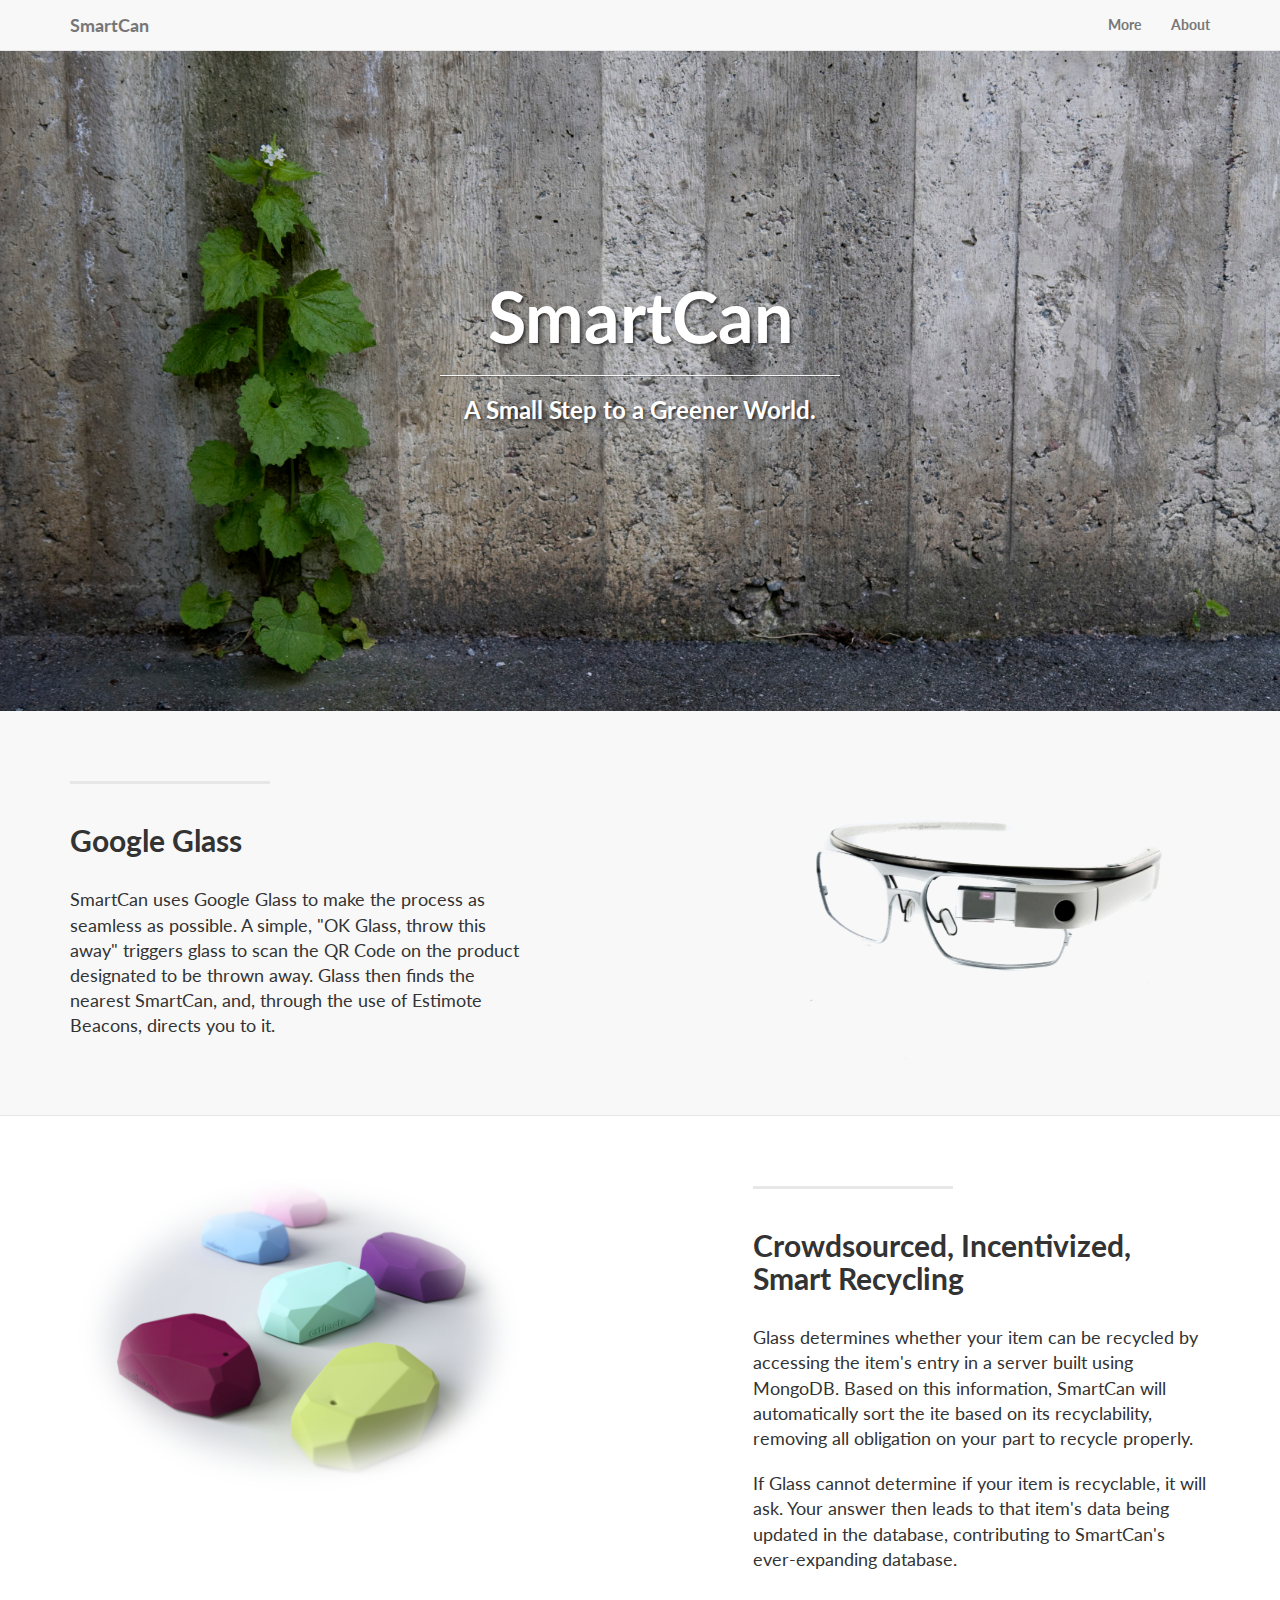
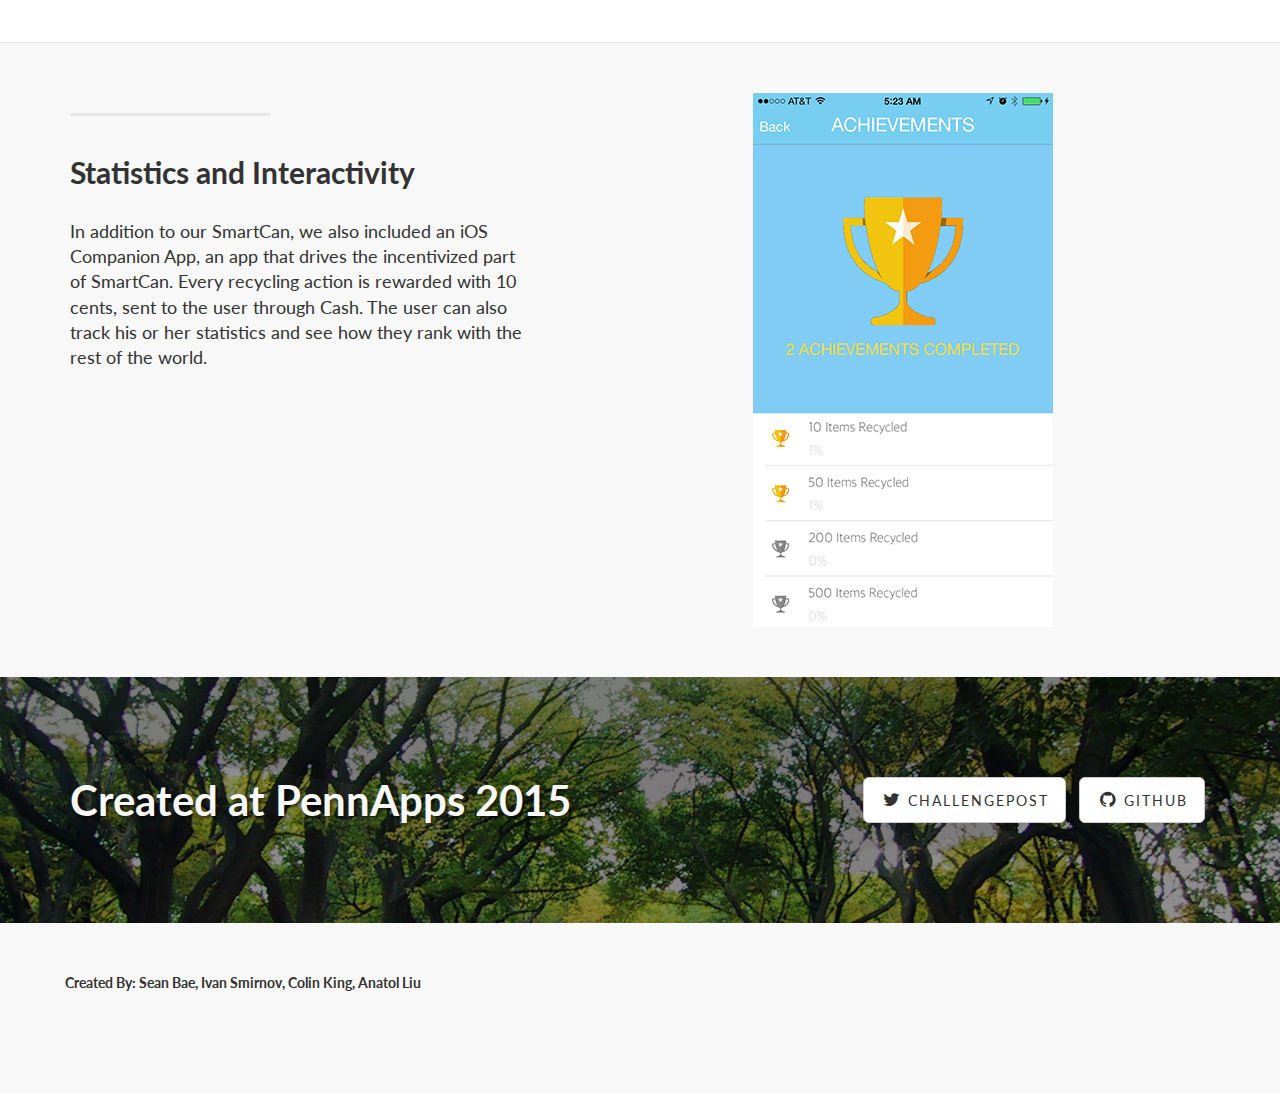
<file: index.html>
<!DOCTYPE html>
<html lang="en">

<head>

    <meta charset="utf-8">
    <meta http-equiv="X-UA-Compatible" content="IE=edge">
    <meta name="viewport" content="width=device-width, initial-scale=1">
    <meta name="description" content="">
    <meta name="author" content="">

    <title>PennApps 2015 SmartCan</title>

    <!-- Bootstrap Core CSS -->
    <link href="css/bootstrap.min.css" rel="stylesheet">

    <!-- Custom CSS -->
    <link href="css/landing-page.css" rel="stylesheet">
    <script src="http://ajax.googleapis.com/ajax/libs/jquery/1.11.1/jquery.min.js"></script>
    <script src = "js/script.js"></script>

    <!-- Custom Fonts -->
    <link href="font-awesome/css/font-awesome.min.css" rel="stylesheet" type="text/css">
    <link href="http://fonts.googleapis.com/css?family=Lato:300,400,700,300italic,400italic,700italic" rel="stylesheet" type="text/css">

    <!-- HTML5 Shim and Respond.js IE8 support of HTML5 elements and media queries -->
    <!-- WARNING: Respond.js doesn't work if you view the page via file:// -->
    <!--[if lt IE 9]>
        <script src="https://oss.maxcdn.com/libs/html5shiv/3.7.0/html5shiv.js"></script>
        <script src="https://oss.maxcdn.com/libs/respond.js/1.4.2/respond.min.js"></script>
    <![endif]-->

</head>

<body>

    <!-- Navigation -->
    <nav class="navbar navbar-default navbar-fixed-top" role="navigation">
        <div class="container">
            <!-- Brand and toggle get grouped for better mobile display -->
            <div class="navbar-header">
                <button type="button" class="navbar-toggle" data-toggle="collapse" data-target="#bs-example-navbar-collapse-1">
                    <span class="sr-only">Toggle navigation</span>
                    <span class="icon-bar"></span>
                    <span class="icon-bar"></span>
                    <span class="icon-bar"></span>
                </button>
                <a class="navbar-brand" href="#">SmartCan</a>
            </div>
            <!-- Collect the nav links, forms, and other content for toggling -->
            <div class="collapse navbar-collapse" id="bs-example-navbar-collapse-1">
                <ul class="nav navbar-nav navbar-right">
                    <li class = "navbar-more">
                        <a href="#">More</a>
                    </li>
                    <li class = "navbar-about">
                        <a href="about.html">About</a>
                    </li>
                </ul>
            </div>
            <!-- /.navbar-collapse -->
        </div>
        <!-- /.container -->
    </nav>

    <!-- Header -->
    <div class="intro-header">

        <div class="container">

            <div class="row">
                <div class="col-lg-12">
                    <div class="intro-message">
                        <h1>SmartCan</h1>
                        <hr class="intro-divider">
                        <h3>A Small Step to a Greener World.</h3>

                    </div>
                </div>
            </div>

        </div>
        <!-- /.container -->

    </div>
    <!-- /.intro-header -->

    <!-- Page Content -->

    <div class="content-section-a" id = "more">

        <div class="container">

            <div class="row">
                <div class="col-lg-5 col-sm-6">
                    <hr class="section-heading-spacer">
                    <div class="clearfix"></div>
                    <h2 class="section-heading">Google Glass</h2>
                    <p class="lead">SmartCan uses Google Glass to make the process as seamless as possible. A simple, "OK Glass, throw this away" triggers glass to scan the QR Code on the product designated to be thrown away. Glass then finds the nearest SmartCan, and, through the use of Estimote Beacons, directs you to it.</p>
                </div>
                <div class="col-lg-5 col-lg-offset-2 col-sm-6">
                    <img class="img-responsive" src="img/glass_2.png" alt="">
                </div>
            </div>

        </div>
        <!-- /.container -->

    </div>
    <!-- /.content-section-a -->

    <div class="content-section-b">

        <div class="container">

            <div class="row">
                <div class="col-lg-5 col-lg-offset-1 col-sm-push-6  col-sm-6">
                    <hr class="section-heading-spacer">
                    <div class="clearfix"></div>
                    <h2 class="section-heading">Crowdsourced, Incentivized, Smart Recycling</h2>
                    <p class="lead">Glass determines whether your item can be recycled by accessing the item's entry in a server built using MongoDB. Based on this information, SmartCan will automatically sort the ite based on its recyclability, removing all obligation on your part to recycle properly. </p>
                    <p class = "lead">If Glass cannot determine if your item is recyclable, it will ask. Your answer then leads to that item's data being updated in the database, contributing to SmartCan's ever-expanding database.</p>
                </div>
                <div class="col-lg-5 col-sm-pull-6  col-sm-6">
                    <img class="img-responsive" src="img/beacons_op.png" alt="">
                </div>
            </div>

        </div>
        <!-- /.container -->

    </div>
    <!-- /.content-section-b -->

    <div class="content-section-a">

        <div class="container" style="margin-bottom: 50px">

            <div class="row">
                <div class="col-lg-5 col-sm-6">
                    <hr class="section-heading-spacer">
                    <div class="clearfix"></div>
                    <h2 class="section-heading">Statistics and Interactivity</h2>
                    <p class="lead">In addition to our SmartCan, we also included an iOS Companion App, an app that drives the incentivized part of SmartCan. Every recycling action is rewarded with 10 cents, sent to the user through Cash. The user can also track his or her statistics and see how they rank with the rest of the world. </p>
                </div>
                <div class="col-lg-5 col-lg-offset-2 col-sm-6">
                    <img class="img-responsive" src="img/screenshot.png" alt="">
                </div>
            </div>

        </div>
        <!-- /.container -->


    <div class="banner">

        <div class="container">

            <div class="row">
                <div class="col-lg-6">
                    <h2>Created at PennApps 2015</h2>
                </div>
                <div class="col-lg-6">
                    <ul class="list-inline banner-social-buttons">
                        <li>
                            <a href="http://pennapps2015w.challengepost.com/submissions/31452-smartcan" class="btn btn-default btn-lg"><i class="fa fa-twitter fa-fw"></i> <span class="network-name">ChallengePost</span></a>
                        </li>
                        <li>
                            <a href="http://github.com/mikado-glass-frogs" class="btn btn-default btn-lg"><i class="fa fa-github fa-fw"></i> <span class="network-name">Github</span></a>
                        </li>

                    </ul>
                </div>
            </div>

        </div>
        <!-- /.container -->

    </div>
    <!-- /.banner -->

    <!-- Footer -->
    <footer id = "contact">
        <div class="container">
            <div class="row" style: "height: 50px">
                <div class="col-lg-12">
                    <div class="list-inline" style: "padding: 0px">
                        Created By: Sean Bae, Ivan Smirnov, Colin King, Anatol Liu
                    </div>
                </div>
            </div>
        </div>
    </footer>

    <!-- jQuery -->
    <script src="js/jquery.js"></script>

    <!-- Bootstrap Core JavaScript -->
    <script src="js/bootstrap.min.js"></script>

</body>

</html>
</file>
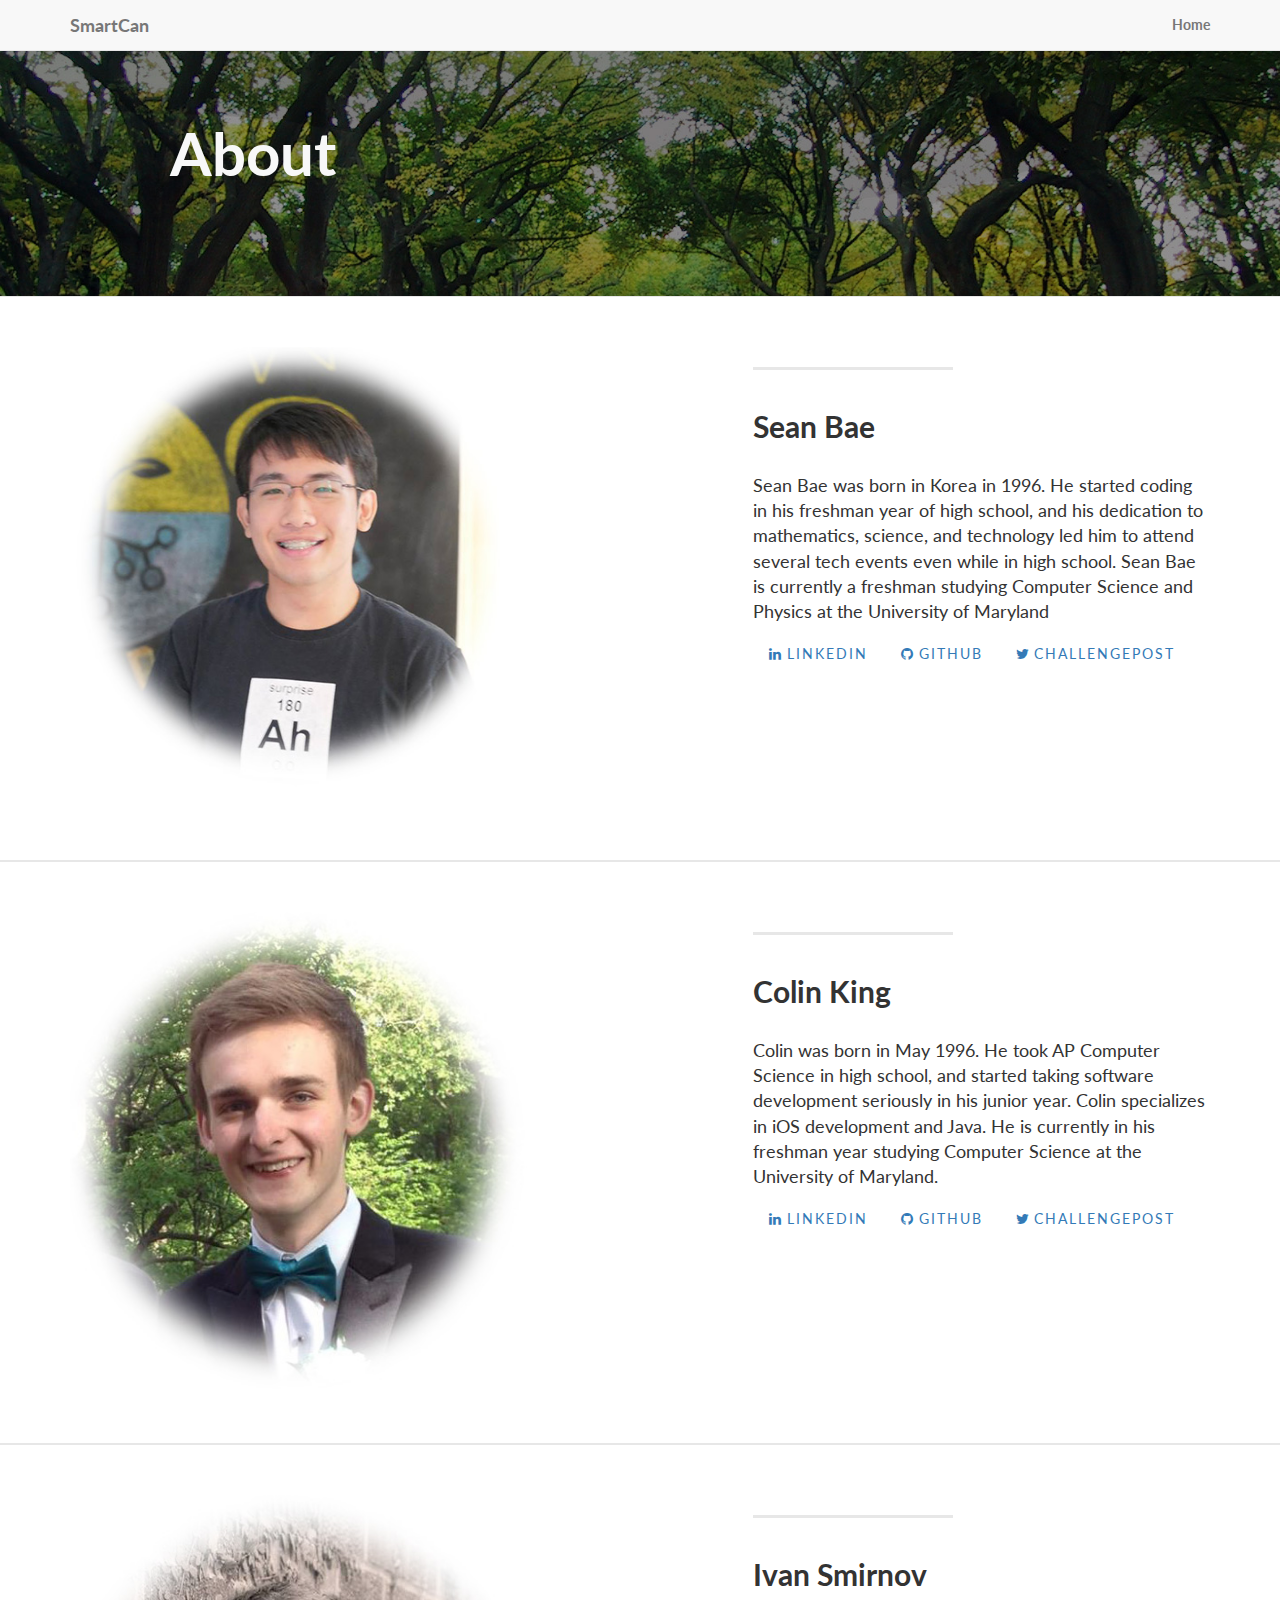
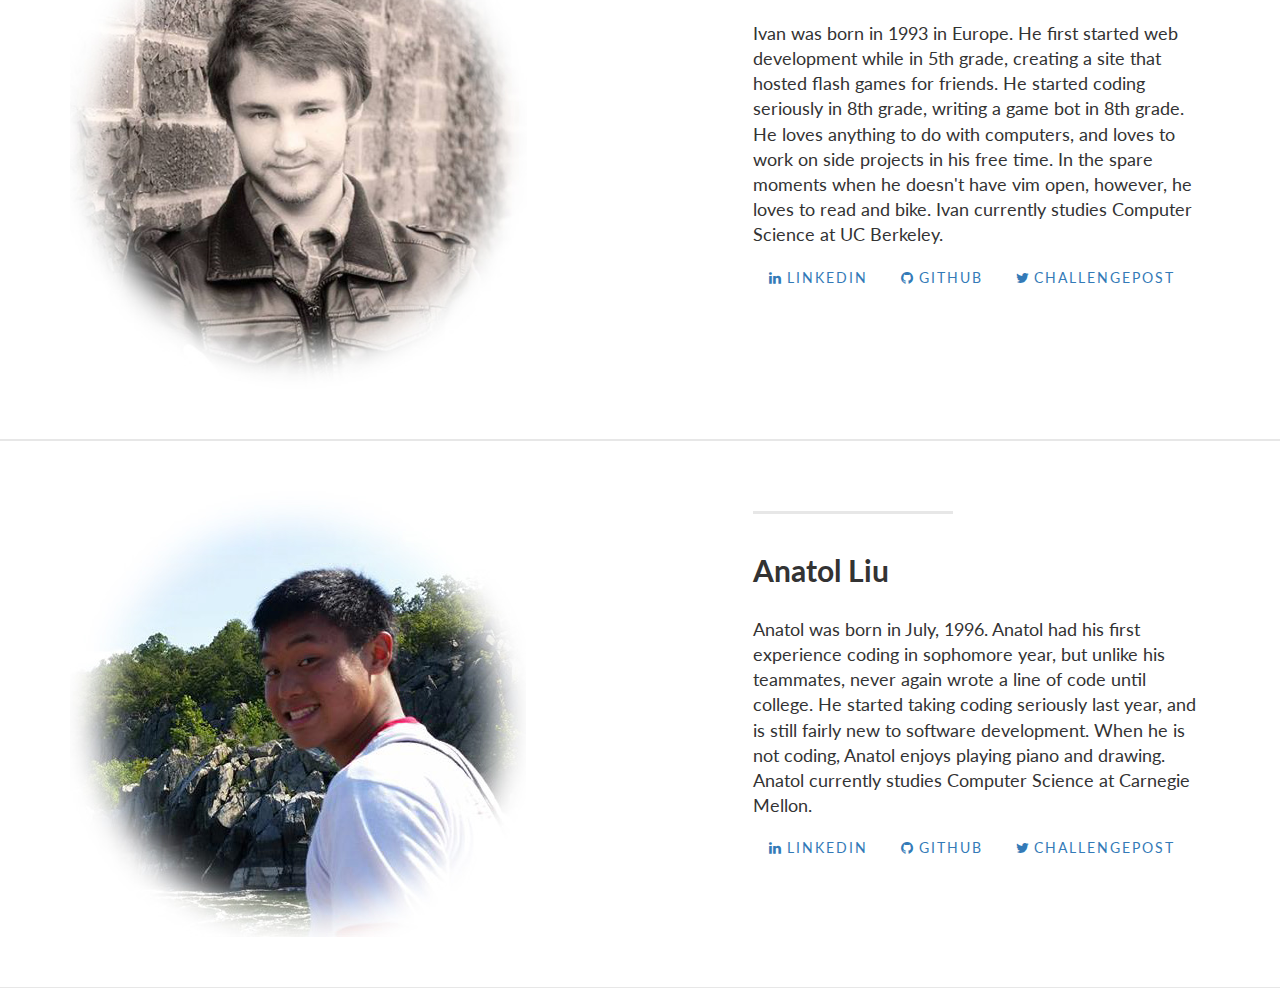
<file: about.html>
<!DOCTYPE html>
<html lang="en">

<head>

    <meta charset="utf-8">
    <meta http-equiv="X-UA-Compatible" content="IE=edge">
    <meta name="viewport" content="width=device-width, initial-scale=1">
    <meta name="description" content="">
    <meta name="author" content="">

    <title>PennApps 2015 SmartCan</title>

    <!-- Bootstrap Core CSS -->
    <link href="css/bootstrap.min.css" rel="stylesheet">

    <!-- Custom CSS -->
    <link href="css/landing-page.css" rel="stylesheet">
    <script src="http://ajax.googleapis.com/ajax/libs/jquery/1.11.1/jquery.min.js"></script>
    <script src = "js/script.js"></script>

    <!-- Custom Fonts -->
    <link href="font-awesome/css/font-awesome.min.css" rel="stylesheet" type="text/css">
    <link href="http://fonts.googleapis.com/css?family=Lato:300,400,700,300italic,400italic,700italic" rel="stylesheet" type="text/css">

    <!-- HTML5 Shim and Respond.js IE8 support of HTML5 elements and media queries -->
    <!-- WARNING: Respond.js doesn't work if you view the page via file:// -->
    <!--[if lt IE 9]>
        <script src="https://oss.maxcdn.com/libs/html5shiv/3.7.0/html5shiv.js"></script>
        <script src="https://oss.maxcdn.com/libs/respond.js/1.4.2/respond.min.js"></script>
    <![endif]-->

</head>
<body>

<div class="banner">

        <div class="container">

            <div class="row">
                <div class="col-lg-6">
                    <h1 style="margin-left: 100px; font-size: 60px">About</h1>
                </div>
            </div>

        </div>
        <!-- /.container -->

    </div>

<nav class="navbar navbar-default navbar-fixed-top" role="navigation">
        <div class="container">
            <!-- Brand and toggle get grouped for better mobile display -->
            <div class="navbar-header">
                <button type="button" class="navbar-toggle" data-toggle="collapse" data-target="#bs-example-navbar-collapse-1">
                    <span class="sr-only">Toggle navigation</span>
                    <span class="icon-bar"></span>
                    <span class="icon-bar"></span>
                    <span class="icon-bar"></span>
                </button>
                <a class="navbar-brand" href="#">SmartCan</a>
            </div>
            <!-- Collect the nav links, forms, and other content for toggling -->
            <div class="collapse navbar-collapse" id="bs-example-navbar-collapse-1">
                <ul class="nav navbar-nav navbar-right">
                    <li class = "navbar-more">
                        <a href="index.html">Home</a>
                </ul>
                    </li>
            </div>
            <!-- /.navbar-collapse -->
        </div>
        <!-- /.container -->
    </nav>
  <div class="content-section-b">

        <div class="container">

            <div class="row">
                <div class="col-lg-5 col-lg-offset-1 col-sm-push-6  col-sm-6" style: "width = 1000px">
                    <hr class="section-heading-spacer">
                    <div class="clearfix"></div>
                    <h2 class="section-heading">Sean Bae</h2>
                    <p class="lead">Sean Bae was born in Korea in 1996. He started coding in his freshman year of high school, and his dedication to mathematics, science, and technology led him to attend several tech events even while in high school. Sean Bae is currently a freshman studying Computer Science and Physics at the University of Maryland</p>
                    <ul class="list-inline banner-social-buttons">
                        <li>
                            <a href="https://www.linkedin.com/profile/view?id=284011288&authType=NAME_SEARCH&authToken=cwjK&locale=en_US&srchid=3730593781421573506020&srchindex=1&srchtotal=324&trk=vsrp_people_res_name&trkInfo=VSRPsearchId%3A3730593781421573506020%2CVSRPtargetId%3A284011288%2CVSRPcmpt%3Aprimary"  style="margin-right: 20px"><i class="fa fa-linkedin fa-fw"></i> <span class="network-name" >Linkedin</span></a>
                        </li><li>
                            <a href="https://github.com/SeanBae" style="margin-right: 20px"><i class="fa fa-github fa-fw"></i> <span class="network-name">Github</span></a>
                        </li><li>
                            <a href="http://challengepost.com/seanbae" style="margin-right: 30px"><i class="fa fa-twitter fa-fw"></i> <span class="network-name">ChallengePost</span></a>
                        </li>
                    </ul>
                </div>
                <div class="col-lg-5 col-sm-pull-6  col-sm-6">
                    <img class="img-responsive" src="img/sean_op.jpg" alt="">
                </div>
            </div>

        </div>
        <!-- /.container -->

    </div>

    <div class="content-section-b">

        <div class="container">

            <div class="row">
                <div class="col-lg-5 col-lg-offset-1 col-sm-push-6  col-sm-6" style: "width = 1000px">
                    <hr class="section-heading-spacer">
                    <div class="clearfix"></div>
                    <h2 class="section-heading">Colin King</h2>
                    <p class="lead">Colin was born in May 1996. He took AP Computer Science in high school, and started taking software development seriously in his junior year. Colin specializes in iOS development and Java. He is currently in his freshman year studying Computer Science at the University of Maryland.</p>
                    <ul class="list-inline banner-social-buttons">
                        <li>
                            <a href="https://www.linkedin.com/profile/view?id=225454125&authType=NAME_SEARCH&authToken=d1sD&locale=en_US&srchid=3730593781421575064157&srchindex=1&srchtotal=221&trk=vsrp_people_res_name&trkInfo=VSRPsearchId%3A3730593781421575064157%2CVSRPtargetId%3A225454125%2CVSRPcmpt%3Aprimary" style="margin-right: 20px"><i class="fa fa-linkedin fa-fw" ></i> <span class="network-name">Linkedin</span></a>
                        </li><li>
                            <a href="https://github.com/ColinKing" style="margin-right: 20px"><i class="fa fa-github fa-fw"></i> <span class="network-name">Github</span></a>
                        </li><li>
                            <a href="http://challengepost.com/colinking" style="margin-right: 30px"><i class="fa fa-twitter fa-fw"></i> <span class="network-name">ChallengePost</span></a>
                        </li>
                    </ul>
                </div>
                <div class="col-lg-5 col-sm-pull-6  col-sm-6">
                    <img class="img-responsive" src="img/colin_op.jpg" alt="">
                </div>
            </div>

        </div>
        <!-- /.container -->

    </div>

    <div class="content-section-b">

        <div class="container">

            <div class="row">
                <div class="col-lg-5 col-lg-offset-1 col-sm-push-6  col-sm-6" style: "width = 1000px">
                    <hr class="section-heading-spacer">
                    <div class="clearfix"></div>
                    <h2 class="section-heading">Ivan Smirnov</h2>
                    <p class="lead">Ivan was born in 1993 in Europe. He first started web development while in 5th grade, creating a site that hosted flash games for friends. He started coding seriously in 8th grade, writing a game bot in 8th grade. He loves anything to do with computers, and loves to work on side projects in his free time. In the spare moments when he doesn't have vim open, however, he loves to read and bike. Ivan currently studies Computer Science at UC Berkeley.</p>
                    <ul class="list-inline banner-social-buttons">
                        <li>
                            <a href="https://www.linkedin.com/in/ismirnov" style="margin-right: 20px"><i class="fa fa-linkedin fa-fw"></i> <span class="network-name">Linkedin</span></a>
                        </li><li>
                            <a href="https://github.com/vaniaspeedy" style="margin-right: 20px"><i class="fa fa-github fa-fw"></i> <span class="network-name">Github</span></a>
                        </li><li>
                            <a href="http://challengepost.com/ismirnov" style="margin-right: 30px"><i class="fa fa-twitter fa-fw"></i> <span class="network-name">ChallengePost</span></a>
                        </li>
                    </ul>
                </div>
                <div class="col-lg-5 col-sm-pull-6  col-sm-6">
                    <img class="img-responsive" src="img/ivan_op.jpg" alt="">
                </div>
            </div>

        </div>
        <!-- /.container -->

    </div>

     <div class="content-section-b">

        <div class="container">

            <div class="row">
                <div class="col-lg-5 col-lg-offset-1 col-sm-push-6  col-sm-6" style: "width = 1000px">
                    <hr class="section-heading-spacer">
                    <div class="clearfix"></div>
                    <h2 class="section-heading">Anatol Liu</h2>
                    <p class="lead">Anatol was born in July, 1996. Anatol had his first experience coding in sophomore year, but unlike his teammates, never again wrote a line of code until college. He started taking coding seriously last year, and is still fairly new to software development. When he is not coding, Anatol enjoys playing piano and drawing. Anatol currently studies Computer Science at Carnegie Mellon.</p>
                    <ul class="list-inline banner-social-buttons">
                        <li>
                            <a href="https://www.linkedin.com/profile/view?id=373059378&trk=nav_responsive_tab_profile_pic" style="margin-right: 20px"><i class="fa fa-linkedin fa-fw"></i> <span class="network-name">Linkedin</span></a>
                        </li><li>
                            <a href="https://github.com/p3achyjr" style="margin-right: 20px"><i class="fa fa-github fa-fw"></i> <span class="network-name">Github</span></a>
                        </li><li>
                            <a href="http://challengepost.com/p3achyjr" style="margin-right: 30px"><i class="fa fa-twitter fa-fw"></i> <span class="network-name">ChallengePost</span></a>
                        </li>
                    </ul>
                </div>
                <div class="col-lg-5 col-sm-pull-6  col-sm-6">
                    <img class="img-responsive" src="img/anatol_op.jpg" alt="">
                </div>
            </div>

        </div>
        <!-- /.container -->

    </div>

    <!-- jQuery -->
    <script src="js/jquery.js"></script>

    <!-- Bootstrap Core JavaScript -->
    <script src="js/bootstrap.min.js"></script>

</body>
</html>
</file>
<file: css/landing-page.css>
/*!
 * Start Bootstrap - Landing Page Bootstrap Theme (http://startbootstrap.com)
 * Code licensed under the Apache License v2.0.
 * For details, see http://www.apache.org/licenses/LICENSE-2.0.
 */

body,
html {
    width: 100%;
    height: 100%;
}

body,
h1,
h2,
h3,
h4,
h5,
h6 {
    font-family: "Lato","Helvetica Neue",Helvetica,Arial,sans-serif;
    font-weight: 700;
}

.lead {
    font-size: 18px;
    font-weight: 400;
}

.intro-header {
    padding-top: 50px; /* If you're making other pages, make sure there is 50px of padding to make sure the navbar doesn't overlap content! */
    padding-bottom: 50px;
    text-align: center;
    color: #ffffff;
    background: url(../img/plant.jpg) no-repeat center center;
    background-size: cover;
}

.intro-message {
    position: relative;
    padding-top: 20%;
    padding-bottom: 20%;
}

.intro-message > h1 {
    margin: 0;
    text-shadow: 2px 2px 3px rgba(0,0,0,0.6);
    font-size: 5em;
}

.intro-divider {
    width: 400px;
    border-top: 1px solid #f8f8f8;
    border-bottom: 1px solid rgba(0,0,0,0.2);
}

.intro-message > h3 {
    text-shadow: 2px 2px 3px rgba(0,0,0,0.6);
}

@media(max-width:767px) {
    .intro-message {
        padding-bottom: 15%;
    }

    .intro-message > h1 {
        font-size: 3em;
    }

    ul.intro-social-buttons > li {
        display: block;
        margin-bottom: 20px;
        padding: 0;
    }

    ul.intro-social-buttons > li:last-child {
        margin-bottom: 0;
    }

    .intro-divider {
        width: 100%;
    }
}

.network-name {
    text-transform: uppercase;
    font-size: 14px;
    font-weight: 400;
    letter-spacing: 2px;
}

.content-section-a {
    padding: 50px 0;
    background-color: #f8f8f8;
}

.content-section-b {
    padding: 50px 0;
    border-top: 1px solid #e7e7e7;
    border-bottom: 1px solid #e7e7e7;
}

.section-heading {
    margin-bottom: 30px;
}

.section-heading-spacer {
    float: left;
    width: 200px;
    border-top: 3px solid #e7e7e7;
}

.banner {
    padding: 100px 0;
    color: #f8f8f8;
    background: url(../img/park_darkened.jpg) no-repeat center center;
    background-size: cover;
}

.banner h2 {
    margin: 0;
    text-shadow: 2px 2px 3px rgba(0,0,0,0.6);
    font-size: 3em;
}

.banner ul {
    margin-bottom: 0;
}

.banner-social-buttons {
    float: right;
    margin-top: 0;
}

@media(max-width:1199px) {
    ul.banner-social-buttons {
        float: left;
        margin-top: 15px;
    }
}

@media(max-width:767px) {
    .banner h2 {
        margin: 0;
        text-shadow: 2px 2px 3px rgba(0,0,0,0.6);
        font-size: 3em;
    }

    ul.banner-social-buttons > li {
        display: block;
        margin-bottom: 20px;
        padding: 0;
    }

    ul.banner-social-buttons > li:last-child {
        margin-bottom: 0;
    }
}

footer {
    padding: 50px 0;
    background-color: #f8f8f8;
}

p.copyright {
    margin: 15px 0 0;
}

#portrait {
    width: 400px;
    height: 400px;
}
</file>
